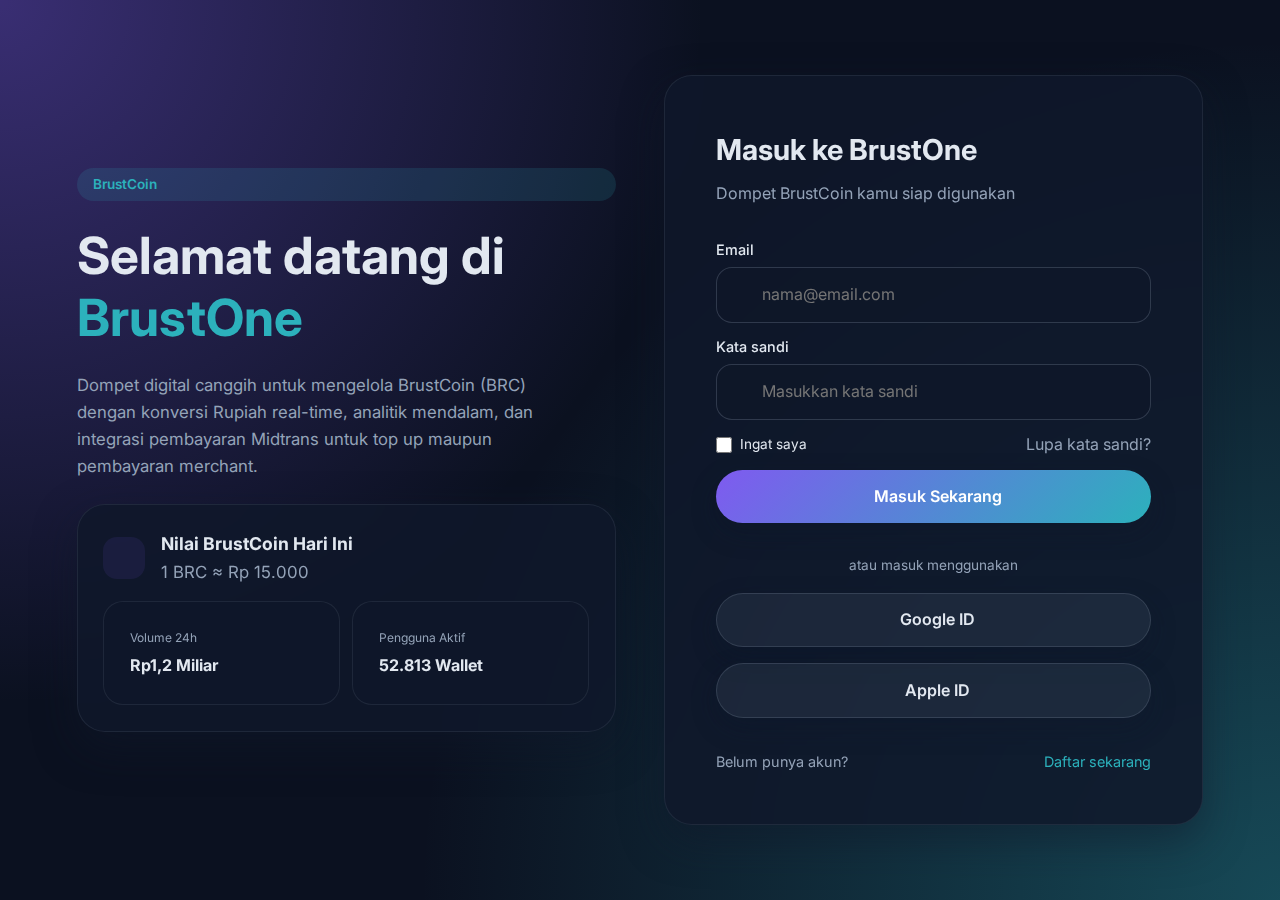
<file: index.html>
<!DOCTYPE html>
<html lang="id">
  <head>
    <meta charset="UTF-8" />
    <meta name="viewport" content="width=device-width, initial-scale=1.0" />
    <title>BrustOne Wallet - Login</title>
    <link rel="preconnect" href="https://fonts.googleapis.com" />
    <link rel="preconnect" href="https://fonts.gstatic.com" crossorigin />
    <link
      href="https://fonts.googleapis.com/css2?family=Inter:wght@400;500;600;700&display=swap"
      rel="stylesheet"
    />
    <link
      rel="stylesheet"
      href="https://cdnjs.cloudflare.com/ajax/libs/font-awesome/6.5.1/css/all.min.css"
      integrity="sha512-DTOQO9RWCH3ppGqcWaEA1BIZOC6xxalwEsw9c2QQeAIftl+Vegovlnee1C9QX4TctnWMn13TZye+giMm8e2LwA=="
      crossorigin="anonymous"
      referrerpolicy="no-referrer"
    />
    <link rel="stylesheet" href="css/styles.css" />
  </head>
  <body>
    <div class="toast-container" id="toast-container"></div>
    <main class="login-wrapper">
      <section class="branding">
        <span class="badge"><i class="fa-solid fa-star"></i> BrustCoin</span>
        <h1>
          Selamat datang di <span style="color: var(--secondary)">BrustOne</span>
        </h1>
        <p>
          Dompet digital canggih untuk mengelola BrustCoin (BRC) dengan konversi
          Rupiah real-time, analitik mendalam, dan integrasi pembayaran
          Midtrans untuk top up maupun pembayaran merchant.
        </p>
        <div class="glass-card" style="padding: 1.6rem; display: grid; gap: 1rem">
          <div style="display: flex; align-items: center; gap: 1rem">
            <div class="icon-chip"><i class="fa-solid fa-coins"></i></div>
            <div>
              <h3 style="font-size: 1.1rem">Nilai BrustCoin Hari Ini</h3>
              <p class="text-muted" id="rate-info">1 BRC ≈ Rp15.000</p>
            </div>
          </div>
          <div
            style="display: grid; gap: 0.75rem; grid-template-columns: repeat(auto-fit, minmax(140px, 1fr))"
          >
            <div class="action-card" style="gap: 0.35rem">
              <span class="text-muted" style="font-size: 0.75rem">Volume 24h</span>
              <strong>Rp1,2 Miliar</strong>
            </div>
            <div class="action-card" style="gap: 0.35rem">
              <span class="text-muted" style="font-size: 0.75rem">Pengguna Aktif</span>
              <strong>52.813 Wallet</strong>
            </div>
          </div>
        </div>
      </section>

      <section class="login-card glass-card">
        <header>
          <h2>Masuk ke BrustOne</h2>
          <p class="text-muted">Dompet BrustCoin kamu siap digunakan</p>
        </header>
        <form id="login-form" class="input-group">
          <div class="input">
            <label for="email">Email</label>
            <i class="fa-regular fa-envelope input-icon"></i>
            <input type="email" id="email" placeholder="nama@email.com" required />
          </div>
          <div class="input">
            <label for="password">Kata sandi</label>
            <i class="fa-solid fa-lock input-icon"></i>
            <input
              type="password"
              id="password"
              placeholder="Masukkan kata sandi"
              minlength="6"
              required
            />
          </div>
          <div style="display: flex; justify-content: space-between; align-items: center">
            <label style="display: flex; align-items: center; gap: 0.5rem; font-size: 0.85rem">
              <input type="checkbox" id="remember" style="width: 16px; height: 16px" />
              Ingat saya
            </label>
            <a href="#" class="text-muted">Lupa kata sandi?</a>
          </div>
          <button type="submit" class="btn">
            <i class="fa-solid fa-arrow-right-to-bracket"></i>
            Masuk Sekarang
          </button>
        </form>
        <div class="social-login">
          <p class="text-muted" style="text-align: center; font-size: 0.85rem">
            atau masuk menggunakan
          </p>
          <button class="btn btn-ghost" onclick="showToast('info', 'Segera Hadir', 'Integrasi login sosial sedang dikembangkan.')">
            <i class="fa-brands fa-google"></i>
            Google ID
          </button>
          <button class="btn btn-ghost" onclick="showToast('info', 'Segera Hadir', 'Login dengan Apple ID akan tersedia.')">
            <i class="fa-brands fa-apple"></i>
            Apple ID
          </button>
        </div>
        <footer>
          <span class="text-muted">Belum punya akun?</span>
          <a href="#" onclick="showToast('info', 'Hubungi Tim BrustOne', 'Registrasi baru saat ini melalui tim kami.'); return false;">Daftar sekarang</a>
        </footer>
      </section>
    </main>

    <script src="js/app.js"></script>
  </body>
</html>
</file>
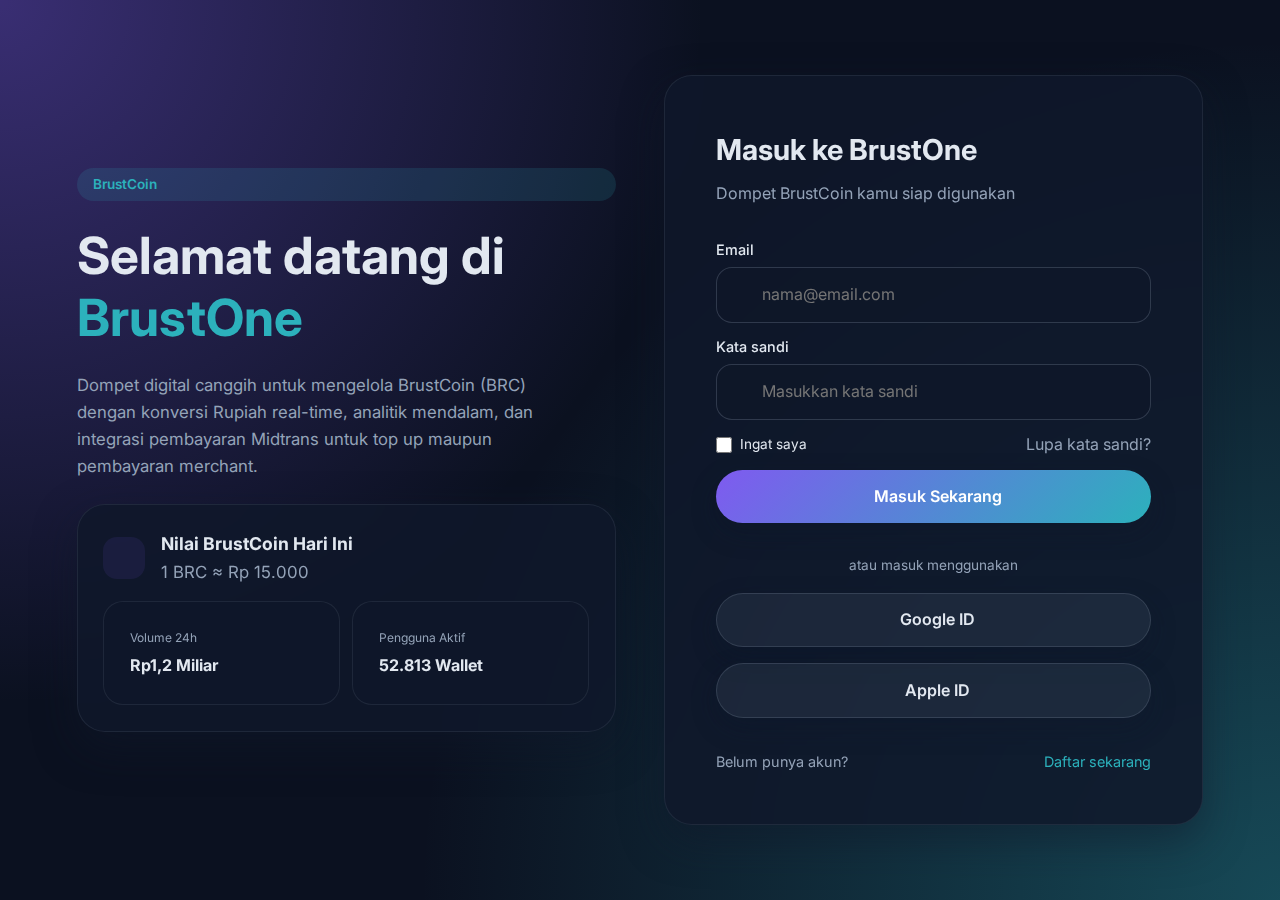
<file: profile.html>
<!DOCTYPE html>
<html lang="id">
  <head>
    <meta charset="UTF-8" />
    <meta name="viewport" content="width=device-width, initial-scale=1.0" />
    <title>BrustOne Wallet - Profil</title>
    <link rel="preconnect" href="https://fonts.googleapis.com" />
    <link rel="preconnect" href="https://fonts.gstatic.com" crossorigin />
    <link
      href="https://fonts.googleapis.com/css2?family=Inter:wght@400;500;600;700&display=swap"
      rel="stylesheet"
    />
    <link
      rel="stylesheet"
      href="https://cdnjs.cloudflare.com/ajax/libs/font-awesome/6.5.1/css/all.min.css"
      integrity="sha512-DTOQO9RWCH3ppGqcWaEA1BIZOC6xxalwEsw9c2QQeAIftl+Vegovlnee1C9QX4TctnWMn13TZye+giMm8e2LwA=="
      crossorigin="anonymous"
      referrerpolicy="no-referrer"
    />
    <link rel="stylesheet" href="css/styles.css" />
  </head>
  <body>
    <div class="toast-container" id="toast-container"></div>
    <main class="profile-shell">
      <header class="profile-header">
        <div class="avatar" id="profile-avatar">BR</div>
        <div class="profile-meta">
          <h1 id="profile-name">Brust Explorer</h1>
          <p class="text-muted" id="profile-email">explorer@brustone.id</p>
          <div class="badge"><i class="fa-solid fa-shield"></i> Tier Platinum</div>
        </div>
        <div class="profile-actions">
          <a href="dashboard.html" class="btn btn-ghost"><i class="fa-solid fa-arrow-left"></i> Kembali</a>
          <button class="btn" onclick="saveProfile()"><i class="fa-solid fa-floppy-disk"></i> Simpan Perubahan</button>
        </div>
      </header>

      <section class="profile-grid">
        <article class="profile-card">
          <h2>Informasi Akun</h2>
          <form id="profile-form">
            <div class="form-row">
              <label>
                Nama lengkap
                <input type="text" id="full-name" placeholder="Nama lengkap" required />
              </label>
              <label>
                Nama panggilan
                <input type="text" id="nickname" placeholder="Nama panggilan" />
              </label>
            </div>
            <div class="form-row">
              <label>
                Email utama
                <input type="email" id="account-email" placeholder="nama@email.com" required />
              </label>
              <label>
                Nomor ponsel
                <input type="tel" id="phone" placeholder="08xxxxxxxxxx" />
              </label>
            </div>
            <label>
              Domisili
              <input type="text" id="location" placeholder="Jakarta, Indonesia" />
            </label>
            <label>
              Bio singkat
              <textarea id="bio" placeholder="Ceritakan sedikit tentang dirimu"></textarea>
            </label>
          </form>
        </article>

        <article class="profile-card">
          <h2>Keamanan &amp; Preferensi</h2>
          <form id="security-form">
            <label>
              Mode keamanan
              <select id="security-level">
                <option value="standard">Standard - PIN &amp; Password</option>
                <option value="advance">Advance - Face ID &amp; PIN dinamis</option>
                <option value="guardian">Guardian - Hardware key + Biometrik</option>
              </select>
            </label>
            <label>
              Aktivasi notifikasi
              <select id="notification-preference">
                <option value="push">Push &amp; Email</option>
                <option value="push-only">Push saja</option>
                <option value="email">Email berkala</option>
              </select>
            </label>
            <label>
              Batas transaksi harian (IDR)
              <input type="number" id="daily-limit" min="0" step="100000" value="5000000" />
            </label>
            <div class="glass-card" style="padding: 1.2rem">
              <h3 style="margin-bottom: 0.5rem">Integrasi Midtrans</h3>
              <p class="text-muted" style="font-size: 0.85rem">
                Status: <span id="midtrans-profile-status">Tersambung</span><br />
                Client Key: <code id="midtrans-client-key">MIDTRANS_CLIENT_KEY</code>
              </p>
              <button type="button" class="btn btn-ghost" onclick="showToast('info', 'API Key aman', 'Kunci rahasia hanya disimpan pada server internal BrustOne.')">
                <i class="fa-solid fa-key"></i>
                Kelola API Key
              </button>
            </div>
          </form>
        </article>

        <article class="profile-card">
          <h2>Perangkat Tersambung</h2>
          <div id="device-list" style="display: grid; gap: 1rem"></div>
          <button class="btn btn-ghost" onclick="registerDevice()">
            <i class="fa-solid fa-laptop"></i>
            Tambah perangkat baru
          </button>
        </article>
      </section>
    </main>

    <script src="js/app.js"></script>
    <script src="js/profile.js" defer></script>
  </body>
</html>
</file>
<file: css/styles.css>
:root {
  --primary: #7f5af0;
  --primary-dark: #5a3fd9;
  --secondary: #2cb1bc;
  --accent: #f25f4c;
  --bg: #0f172a;
  --bg-gradient: radial-gradient(circle at top left, rgba(127, 90, 240, 0.4), transparent 45%),
    radial-gradient(circle at bottom right, rgba(44, 177, 188, 0.35), transparent 55%),
    #0b1120;
  --surface: rgba(15, 23, 42, 0.85);
  --surface-strong: rgba(15, 23, 42, 0.95);
  --border: rgba(148, 163, 184, 0.12);
  --text: #e2e8f0;
  --muted: #94a3b8;
  --success: #22c55e;
  --warning: #facc15;
  --danger: #ef4444;
  --card-blur: blur(18px);
  --radius-xl: 28px;
  --radius-lg: 20px;
  --radius-md: 16px;
  --shadow-xl: 0 32px 60px rgba(15, 23, 42, 0.55);
  --shadow-lg: 0 16px 40px rgba(15, 23, 42, 0.5);
  --shadow-md: 0 10px 25px rgba(15, 23, 42, 0.35);
  --transition: 180ms ease;
  font-family: 'Inter', system-ui, -apple-system, BlinkMacSystemFont, 'Segoe UI', sans-serif;
}

* {
  margin: 0;
  padding: 0;
  box-sizing: border-box;
}

body {
  min-height: 100vh;
  background: var(--bg-gradient);
  color: var(--text);
  font-family: inherit;
  line-height: 1.6;
  -webkit-font-smoothing: antialiased;
}

a {
  color: inherit;
  text-decoration: none;
}

img {
  max-width: 100%;
  display: block;
}

button,
input,
select {
  font: inherit;
}

.glass-card {
  background: var(--surface);
  backdrop-filter: var(--card-blur);
  border: 1px solid var(--border);
  border-radius: var(--radius-xl);
  box-shadow: var(--shadow-lg);
}

.btn {
  display: inline-flex;
  align-items: center;
  justify-content: center;
  gap: 0.5rem;
  padding: 0.85rem 1.4rem;
  border-radius: 999px;
  border: none;
  font-weight: 600;
  background: linear-gradient(135deg, var(--primary), var(--secondary));
  color: #fff;
  cursor: pointer;
  transition: transform var(--transition), box-shadow var(--transition), filter var(--transition);
  box-shadow: var(--shadow-md);
}

.btn:hover {
  transform: translateY(-2px);
  box-shadow: var(--shadow-lg);
  filter: brightness(1.05);
}

.btn:active {
  transform: translateY(0);
  box-shadow: var(--shadow-md);
}

.btn-ghost {
  background: transparent;
  border: 1px solid var(--border);
  color: var(--text);
}

.icon-chip {
  display: inline-flex;
  align-items: center;
  justify-content: center;
  width: 42px;
  height: 42px;
  border-radius: 14px;
  background: rgba(127, 90, 240, 0.1);
  color: var(--primary);
}

.text-muted {
  color: var(--muted);
}

.badge {
  display: inline-flex;
  align-items: center;
  gap: 0.25rem;
  padding: 0.35rem 0.75rem;
  border-radius: 999px;
  background: rgba(44, 177, 188, 0.15);
  color: var(--secondary);
  font-size: 0.85rem;
  font-weight: 600;
}

.toast-container {
  position: fixed;
  top: 24px;
  right: 24px;
  display: flex;
  flex-direction: column;
  gap: 12px;
  z-index: 999;
}

.toast {
  min-width: 260px;
  background: rgba(15, 23, 42, 0.92);
  border: 1px solid var(--border);
  border-radius: var(--radius-md);
  padding: 1rem 1.4rem;
  display: flex;
  gap: 1rem;
  align-items: center;
  box-shadow: var(--shadow-md);
  animation: slideIn 0.4s ease;
}

.toast.success {
  border-color: rgba(34, 197, 94, 0.35);
}

.toast.error {
  border-color: rgba(239, 68, 68, 0.35);
}

.toast .icon {
  font-size: 1.3rem;
}

.toast .content {
  flex: 1;
}

.toast .title {
  font-weight: 600;
  font-size: 0.95rem;
}

.toast .message {
  color: var(--muted);
  font-size: 0.85rem;
}

@keyframes slideIn {
  from {
    opacity: 0;
    transform: translateX(20px);
  }
  to {
    opacity: 1;
    transform: translateX(0);
  }
}

/* Login page */
.login-wrapper {
  display: grid;
  grid-template-columns: repeat(auto-fit, minmax(320px, 1fr));
  gap: 3rem;
  align-items: center;
  min-height: 100vh;
  padding: 4rem clamp(2rem, 6vw, 6rem);
}

.branding {
  display: flex;
  flex-direction: column;
  gap: 1.5rem;
}

.branding h1 {
  font-size: clamp(2.2rem, 4vw, 3.8rem);
  line-height: 1.2;
}

.branding p {
  max-width: 480px;
  color: var(--muted);
  font-size: 1.05rem;
}

.login-card {
  padding: clamp(2.2rem, 4vw, 3.2rem);
  display: flex;
  flex-direction: column;
  gap: 2rem;
}

.login-card header {
  display: flex;
  flex-direction: column;
  gap: 0.5rem;
}

.login-card header h2 {
  font-size: 1.8rem;
}

.input-group {
  display: flex;
  flex-direction: column;
  gap: 0.75rem;
}

.input {
  position: relative;
}

.input label {
  display: block;
  font-size: 0.9rem;
  font-weight: 500;
  margin-bottom: 0.35rem;
}

.input input {
  width: 100%;
  padding: 0.9rem 1rem;
  padding-left: 2.8rem;
  border-radius: var(--radius-md);
  border: 1px solid rgba(148, 163, 184, 0.25);
  background: rgba(15, 23, 42, 0.7);
  color: var(--text);
  transition: border var(--transition), box-shadow var(--transition);
}

.input input:focus {
  outline: none;
  border-color: rgba(127, 90, 240, 0.65);
  box-shadow: 0 0 0 4px rgba(127, 90, 240, 0.25);
}

.input .input-icon {
  position: absolute;
  left: 0.9rem;
  top: 50%;
  transform: translateY(-50%);
  color: var(--muted);
  font-size: 1rem;
}

.login-card footer {
  display: flex;
  justify-content: space-between;
  align-items: center;
  font-size: 0.9rem;
}

.login-card footer a {
  color: var(--secondary);
}

.social-login {
  display: flex;
  flex-direction: column;
  gap: 1rem;
}

.social-login button {
  width: 100%;
  background: rgba(148, 163, 184, 0.1);
  border: 1px solid rgba(148, 163, 184, 0.2);
  color: var(--text);
}

.social-login button:hover {
  background: rgba(148, 163, 184, 0.18);
}

/* Dashboard layout */
.dashboard-shell {
  min-height: 100vh;
  display: grid;
  grid-template-columns: 260px 1fr;
}

.sidebar {
  padding: 2rem 1.6rem;
  display: flex;
  flex-direction: column;
  gap: 2rem;
  border-right: 1px solid var(--border);
  backdrop-filter: var(--card-blur);
  background: rgba(15, 23, 42, 0.75);
}

.sidebar .logo {
  display: flex;
  align-items: center;
  gap: 0.75rem;
  font-size: 1.35rem;
  font-weight: 700;
}

.nav-links {
  display: flex;
  flex-direction: column;
  gap: 0.5rem;
}

.nav-links a {
  display: flex;
  align-items: center;
  gap: 0.75rem;
  padding: 0.9rem 1rem;
  border-radius: var(--radius-md);
  color: var(--muted);
  transition: background var(--transition), color var(--transition);
}

.nav-links a.active,
.nav-links a:hover {
  background: rgba(127, 90, 240, 0.12);
  color: #fff;
}

.dashboard-content {
  padding: 2.5rem clamp(2rem, 4vw, 4rem);
  display: flex;
  flex-direction: column;
  gap: 2.5rem;
}

.top-bar {
  display: flex;
  justify-content: space-between;
  align-items: center;
  gap: 1.5rem;
}

.top-bar .actions {
  display: flex;
  align-items: center;
  gap: 1rem;
}

.wallet-card {
  display: grid;
  grid-template-columns: repeat(auto-fit, minmax(200px, 1fr));
  gap: 2rem;
  padding: 2.2rem;
}

.wallet-balance {
  display: flex;
  flex-direction: column;
  gap: 0.4rem;
}

.wallet-balance .value {
  font-size: clamp(2.2rem, 4vw, 3rem);
  font-weight: 700;
}

.quick-actions {
  display: flex;
  flex-wrap: wrap;
  gap: 1rem;
  margin-top: 1rem;
}

.action-card {
  flex: 1 1 200px;
  padding: 1.6rem;
  border-radius: var(--radius-lg);
  border: 1px solid var(--border);
  background: rgba(15, 23, 42, 0.72);
  display: flex;
  flex-direction: column;
  gap: 0.75rem;
  transition: transform var(--transition), border var(--transition);
}

.action-card:hover {
  transform: translateY(-4px);
  border-color: rgba(127, 90, 240, 0.6);
}

.section-title {
  display: flex;
  justify-content: space-between;
  align-items: center;
}

.grid {
  display: grid;
  gap: 2rem;
}

.grid.two {
  grid-template-columns: repeat(auto-fit, minmax(320px, 1fr));
}

.chart-card,
.transactions-card,
.midtrans-card {
  padding: 2rem;
  border-radius: var(--radius-lg);
  border: 1px solid var(--border);
  background: rgba(15, 23, 42, 0.78);
  box-shadow: var(--shadow-md);
}

.transactions-table {
  width: 100%;
  border-collapse: collapse;
  margin-top: 1.2rem;
}

.transactions-table th,
.transactions-table td {
  padding: 1rem 0.5rem;
  text-align: left;
  border-bottom: 1px solid rgba(148, 163, 184, 0.15);
}

.transactions-table tbody tr:last-child td {
  border-bottom: none;
}

.status-pill {
  display: inline-flex;
  align-items: center;
  gap: 0.4rem;
  padding: 0.35rem 0.75rem;
  border-radius: 999px;
  font-size: 0.8rem;
  font-weight: 600;
}

.status-pill.success {
  background: rgba(34, 197, 94, 0.16);
  color: var(--success);
}

.status-pill.pending {
  background: rgba(250, 204, 21, 0.16);
  color: var(--warning);
}

.status-pill.failed {
  background: rgba(239, 68, 68, 0.16);
  color: var(--danger);
}

.midtrans-card form {
  display: grid;
  gap: 1rem;
}

.midtrans-card label {
  font-size: 0.85rem;
  color: var(--muted);
}

.midtrans-card input,
.midtrans-card select {
  padding: 0.75rem 1rem;
  border-radius: var(--radius-md);
  border: 1px solid rgba(148, 163, 184, 0.25);
  background: rgba(15, 23, 42, 0.65);
  color: var(--text);
}

.midtrans-card input:focus,
.midtrans-card select:focus {
  outline: none;
  border-color: rgba(44, 177, 188, 0.55);
  box-shadow: 0 0 0 4px rgba(44, 177, 188, 0.25);
}

/* Profile */
.profile-shell {
  max-width: 1080px;
  margin: 0 auto;
  padding: clamp(2rem, 4vw, 4rem);
  display: grid;
  gap: 2.5rem;
}

.profile-header {
  display: flex;
  flex-wrap: wrap;
  gap: 1.5rem;
  align-items: center;
}

.avatar {
  width: 96px;
  height: 96px;
  border-radius: 32px;
  background: linear-gradient(135deg, rgba(127, 90, 240, 0.5), rgba(44, 177, 188, 0.5));
  display: flex;
  align-items: center;
  justify-content: center;
  font-size: 2.4rem;
  font-weight: 700;
  color: #fff;
}

.profile-meta {
  display: flex;
  flex-direction: column;
  gap: 0.35rem;
}

.profile-actions {
  display: flex;
  gap: 1rem;
  margin-left: auto;
}

.profile-grid {
  display: grid;
  gap: 2rem;
  grid-template-columns: repeat(auto-fit, minmax(280px, 1fr));
}

.profile-card {
  padding: 2rem;
  border-radius: var(--radius-lg);
  border: 1px solid var(--border);
  background: rgba(15, 23, 42, 0.78);
  box-shadow: var(--shadow-md);
}

.profile-card form {
  display: grid;
  gap: 1.2rem;
}

.form-row {
  display: grid;
  gap: 1rem;
  grid-template-columns: repeat(auto-fit, minmax(140px, 1fr));
}

.profile-card label {
  font-size: 0.85rem;
  font-weight: 500;
}

.profile-card input,
.profile-card select,
.profile-card textarea {
  padding: 0.75rem 1rem;
  border-radius: var(--radius-md);
  border: 1px solid rgba(148, 163, 184, 0.25);
  background: rgba(15, 23, 42, 0.65);
  color: var(--text);
}

.profile-card textarea {
  min-height: 120px;
  resize: vertical;
}

.profile-card input:focus,
.profile-card textarea:focus,
.profile-card select:focus {
  outline: none;
  border-color: rgba(127, 90, 240, 0.55);
  box-shadow: 0 0 0 4px rgba(127, 90, 240, 0.18);
}

/* Responsive */
@media (max-width: 980px) {
  .dashboard-shell {
    grid-template-columns: 1fr;
  }

  .sidebar {
    position: sticky;
    top: 0;
    z-index: 5;
    flex-direction: row;
    align-items: center;
    justify-content: space-between;
  }

  .sidebar nav {
    display: flex;
    gap: 0.5rem;
  }

  .sidebar .logo {
    font-size: 1.1rem;
  }
}

@media (max-width: 720px) {
  .login-wrapper {
    padding: 3rem 1.5rem;
  }

  .top-bar {
    flex-direction: column;
    align-items: flex-start;
  }

  .profile-actions {
    width: 100%;
    flex-wrap: wrap;
    justify-content: flex-start;
  }
}

@media (max-width: 560px) {
  .sidebar {
    flex-wrap: wrap;
    gap: 1rem;
  }

  .sidebar nav {
    flex-wrap: wrap;
  }

  .dashboard-content {
    padding: 2rem 1.5rem;
  }
}
</file>
